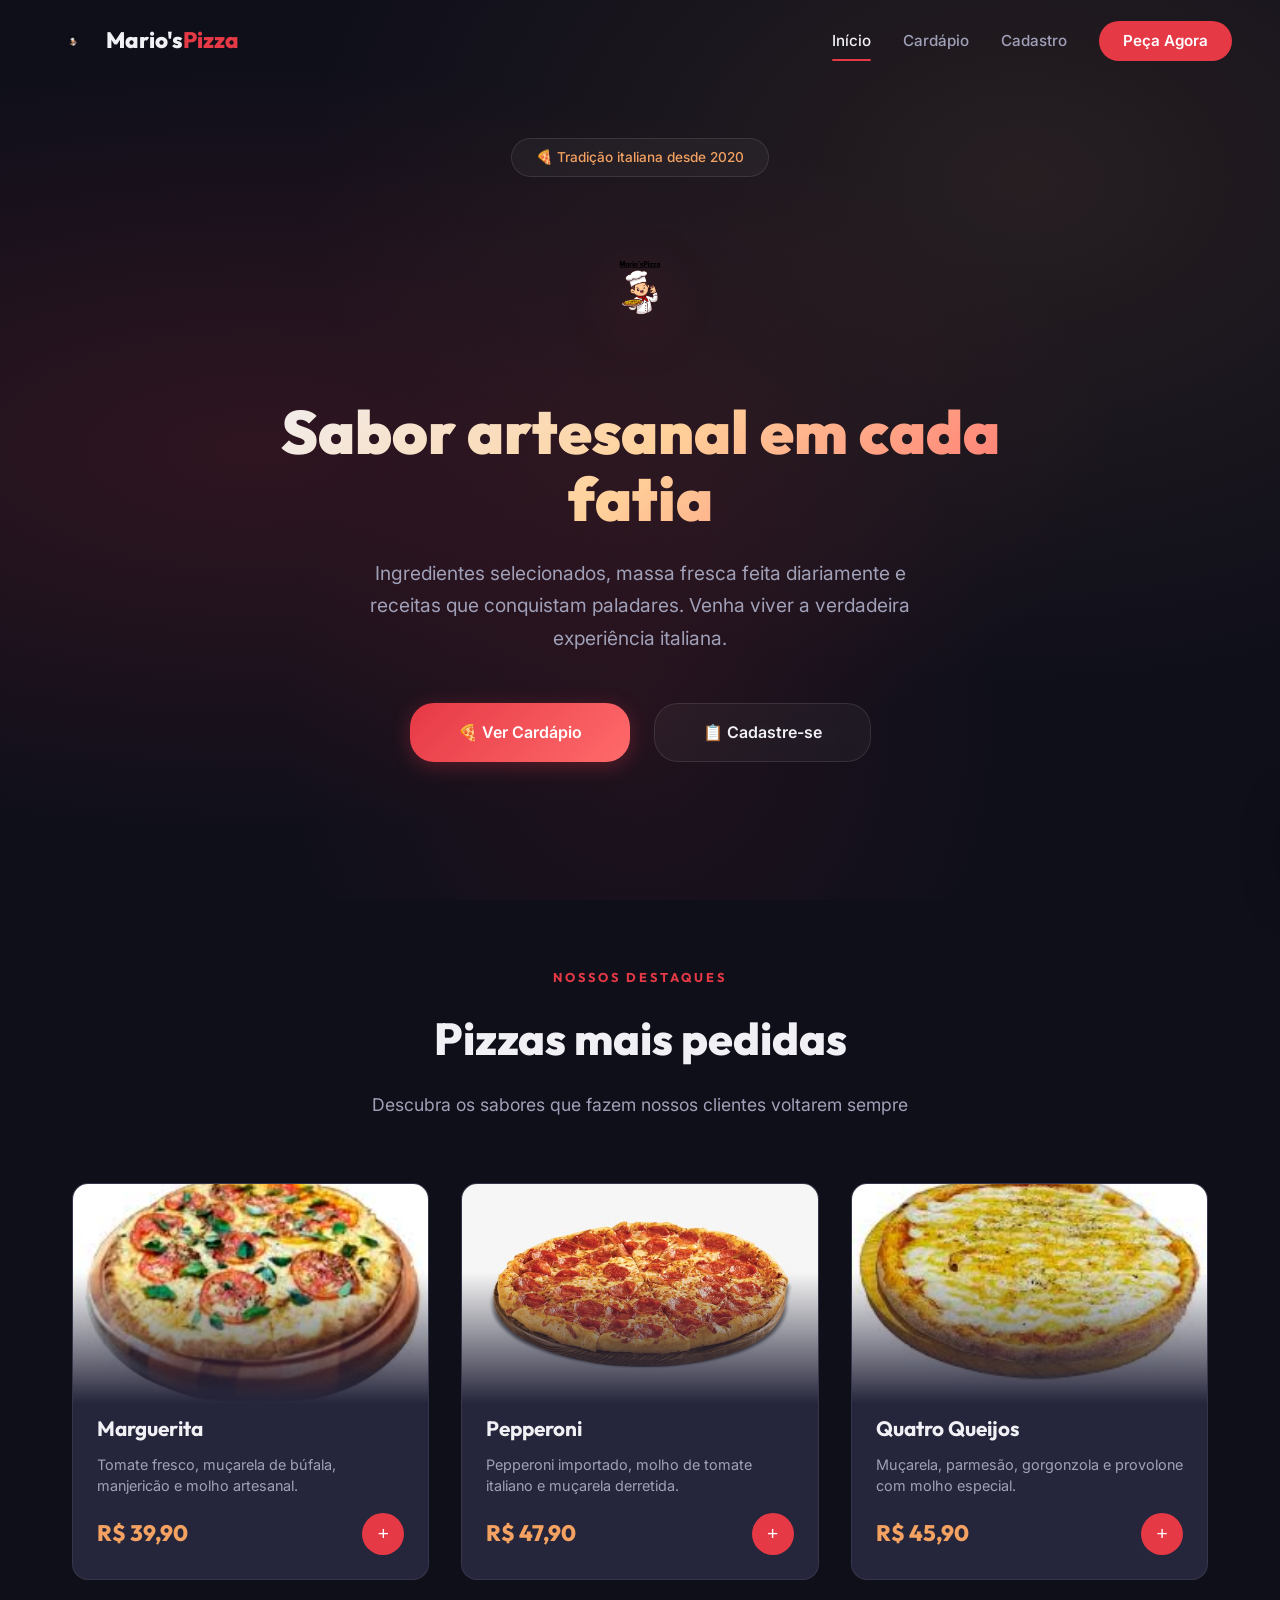
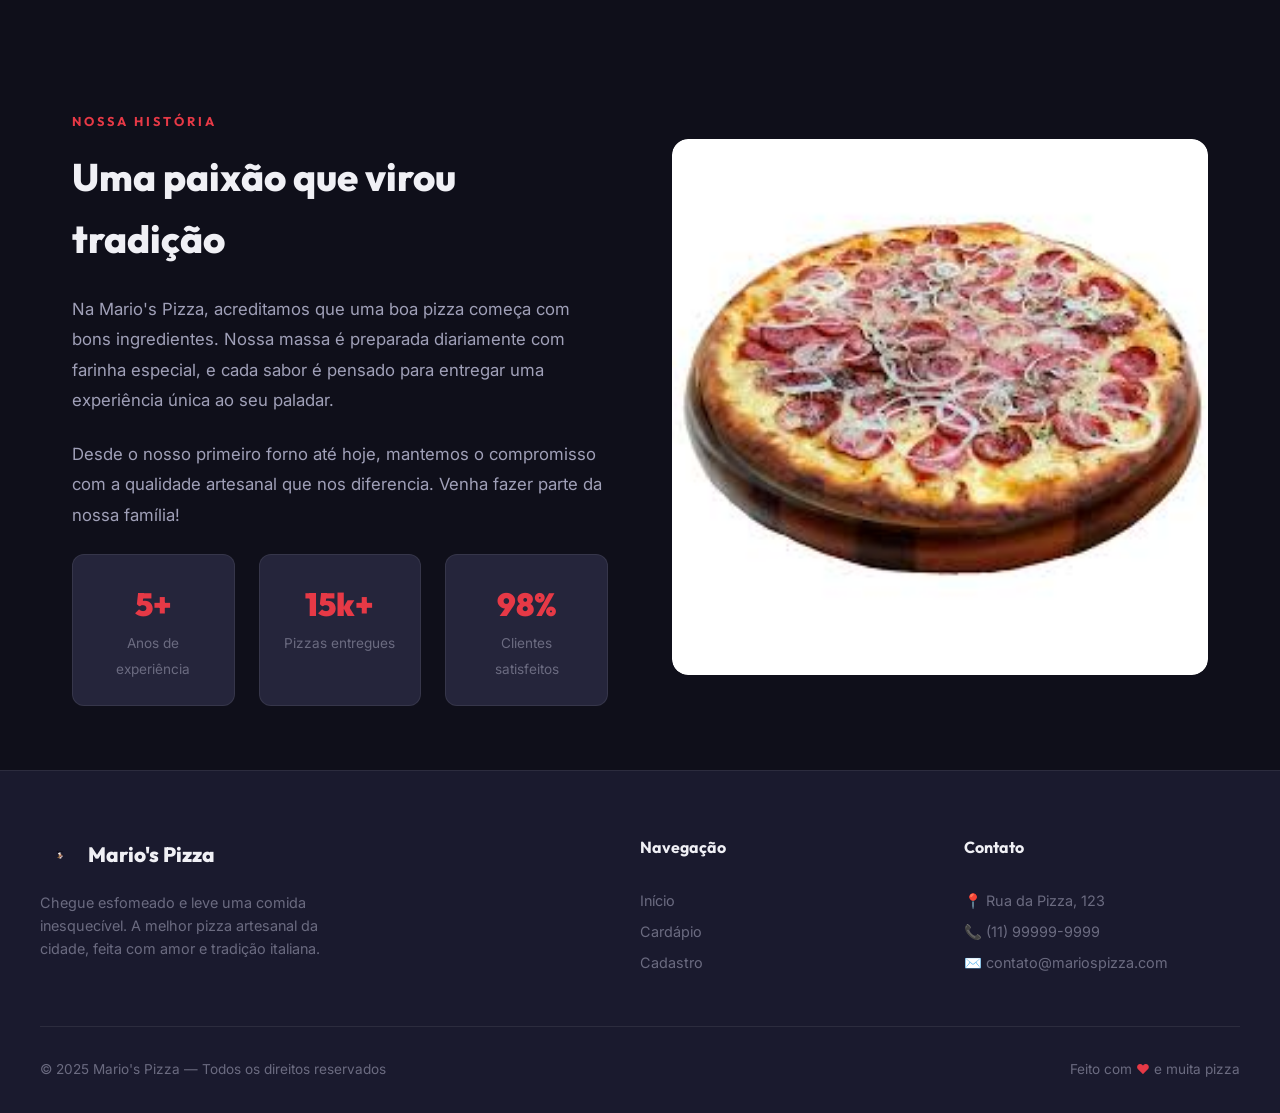
<file: index.html>
<!DOCTYPE html>
<html lang="pt-br">
<head>
    <meta charset="UTF-8">
    <meta name="viewport" content="width=device-width, initial-scale=1.0">
    <meta name="description" content="Mario's Pizza — A melhor pizzaria artesanal. Pizzas feitas com ingredientes frescos e receitas tradicionais italianas.">
    <title>Mario's Pizza — Pizzaria Artesanal</title>
    <link rel="stylesheet" href="./css/styles.css">
    <link rel="icon" href="./images/logo.png" type="image/png">
</head>
<body>

    <!-- Overlay for mobile menu -->
    <div class="overlay" id="overlay"></div>

    <!-- Navbar -->
    <nav class="navbar" id="navbar">
        <a href="index.html" class="navbar-logo">
            <img src="./images/logo.png" alt="Mario's Pizza Logo">
            <span>Mario's<span class="highlight">Pizza</span></span>
        </a>
        <div class="navbar-links" id="navLinks">
            <a href="index.html" class="active">Início</a>
            <a href="cardapio.html">Cardápio</a>
            <a href="cadastro.html">Cadastro</a>
            <a href="cadastro.html" class="navbar-cta">Peça Agora</a>
        </div>
        <div class="hamburger" id="hamburger">
            <span></span>
            <span></span>
            <span></span>
        </div>
    </nav>

    <!-- Hero Section -->
    <section class="hero" id="hero">
        <div class="hero-content">
            <div class="hero-badge">🍕 Tradição italiana desde 2020</div>
            <img src="./images/logo.png" alt="Mario's Pizza" class="hero-logo">
            <h1>Sabor artesanal em cada fatia</h1>
            <p>Ingredientes selecionados, massa fresca feita diariamente e receitas que conquistam paladares. Venha viver a verdadeira experiência italiana.</p>
            <div class="hero-buttons">
                <a href="cardapio.html" class="btn btn-primary">🍕 Ver Cardápio</a>
                <a href="cadastro.html" class="btn btn-secondary">📋 Cadastre-se</a>
            </div>
        </div>
    </section>

    <!-- Featured Pizzas -->
    <section class="section" id="destaques">
        <div class="section-header animate-on-scroll">
            <span class="section-label">Nossos Destaques</span>
            <h2 class="section-title">Pizzas mais pedidas</h2>
            <p class="section-subtitle">Descubra os sabores que fazem nossos clientes voltarem sempre</p>
        </div>

        <div class="featured-grid">
            <div class="featured-card animate-on-scroll">
                <div class="featured-card-image">
                    <img src="./images/marguerita.jfif" alt="Pizza Marguerita">
                </div>
                <div class="featured-card-body">
                    <h3>Marguerita</h3>
                    <p>Tomate fresco, muçarela de búfala, manjericão e molho artesanal.</p>
                    <div class="featured-card-footer">
                        <span class="featured-price">R$ 39,90</span>
                        <button class="featured-btn" aria-label="Adicionar Marguerita" data-pizza="Marguerita">+</button>
                    </div>
                </div>
            </div>

            <div class="featured-card animate-on-scroll">
                <div class="featured-card-image">
                    <img src="./images/pepperoni.jpg" alt="Pizza Pepperoni">
                </div>
                <div class="featured-card-body">
                    <h3>Pepperoni</h3>
                    <p>Pepperoni importado, molho de tomate italiano e muçarela derretida.</p>
                    <div class="featured-card-footer">
                        <span class="featured-price">R$ 47,90</span>
                        <button class="featured-btn" aria-label="Adicionar Pepperoni" data-pizza="Pepperoni">+</button>
                    </div>
                </div>
            </div>

            <div class="featured-card animate-on-scroll">
                <div class="featured-card-image">
                    <img src="./images/quatro-queijos.jfif" alt="Pizza Quatro Queijos">
                </div>
                <div class="featured-card-body">
                    <h3>Quatro Queijos</h3>
                    <p>Muçarela, parmesão, gorgonzola e provolone com molho especial.</p>
                    <div class="featured-card-footer">
                        <span class="featured-price">R$ 45,90</span>
                        <button class="featured-btn" aria-label="Adicionar Quatro Queijos" data-pizza="Quatro Queijos">+</button>
                    </div>
                </div>
            </div>
        </div>
    </section>

    <!-- About Section -->
    <section class="section about" id="sobre">
        <div class="about-content">
            <div class="about-text animate-on-scroll">
                <span class="section-label">Nossa História</span>
                <h2>Uma paixão que virou tradição</h2>
                <p>Na Mario's Pizza, acreditamos que uma boa pizza começa com bons ingredientes. Nossa massa é preparada diariamente com farinha especial, e cada sabor é pensado para entregar uma experiência única ao seu paladar.</p>
                <p>Desde o nosso primeiro forno até hoje, mantemos o compromisso com a qualidade artesanal que nos diferencia. Venha fazer parte da nossa família!</p>
                <div class="about-stats">
                    <div class="stat-item">
                        <span class="stat-number">5+</span>
                        <span class="stat-label">Anos de experiência</span>
                    </div>
                    <div class="stat-item">
                        <span class="stat-number">15k+</span>
                        <span class="stat-label">Pizzas entregues</span>
                    </div>
                    <div class="stat-item">
                        <span class="stat-number">98%</span>
                        <span class="stat-label">Clientes satisfeitos</span>
                    </div>
                </div>
            </div>
            <div class="about-image-wrapper animate-on-scroll">
                <img src="./images/calabresa.jfif" alt="Pizza artesanal saindo do forno">
            </div>
        </div>
    </section>

    <!-- Footer -->
    <footer class="footer">
        <div class="footer-content">
            <div class="footer-brand">
                <div class="footer-logo">
                    <img src="./images/logo.png" alt="Mario's Pizza">
                    <span>Mario's Pizza</span>
                </div>
                <p>Chegue esfomeado e leve uma comida inesquecível. A melhor pizza artesanal da cidade, feita com amor e tradição italiana.</p>
            </div>
            <div class="footer-column">
                <h4>Navegação</h4>
                <a href="index.html">Início</a>
                <a href="cardapio.html">Cardápio</a>
                <a href="cadastro.html">Cadastro</a>
            </div>
            <div class="footer-column">
                <h4>Contato</h4>
                <a href="#">📍 Rua da Pizza, 123</a>
                <a href="#">📞 (11) 99999-9999</a>
                <a href="#">✉️ contato@mariospizza.com</a>
            </div>
        </div>
        <div class="footer-bottom">
            <span>© 2025 Mario's Pizza — Todos os direitos reservados</span>
            <span class="made-with">Feito com <span>❤️</span> e muita pizza</span>
        </div>
    </footer>

    <!-- Toast notification -->
    <div class="toast" id="toast">
        <span class="toast-icon">✅</span>
        <span class="toast-text" id="toastText">Item adicionado!</span>
    </div>

    <script src="./js/main.js"></script>
</body>
</html>
</file>
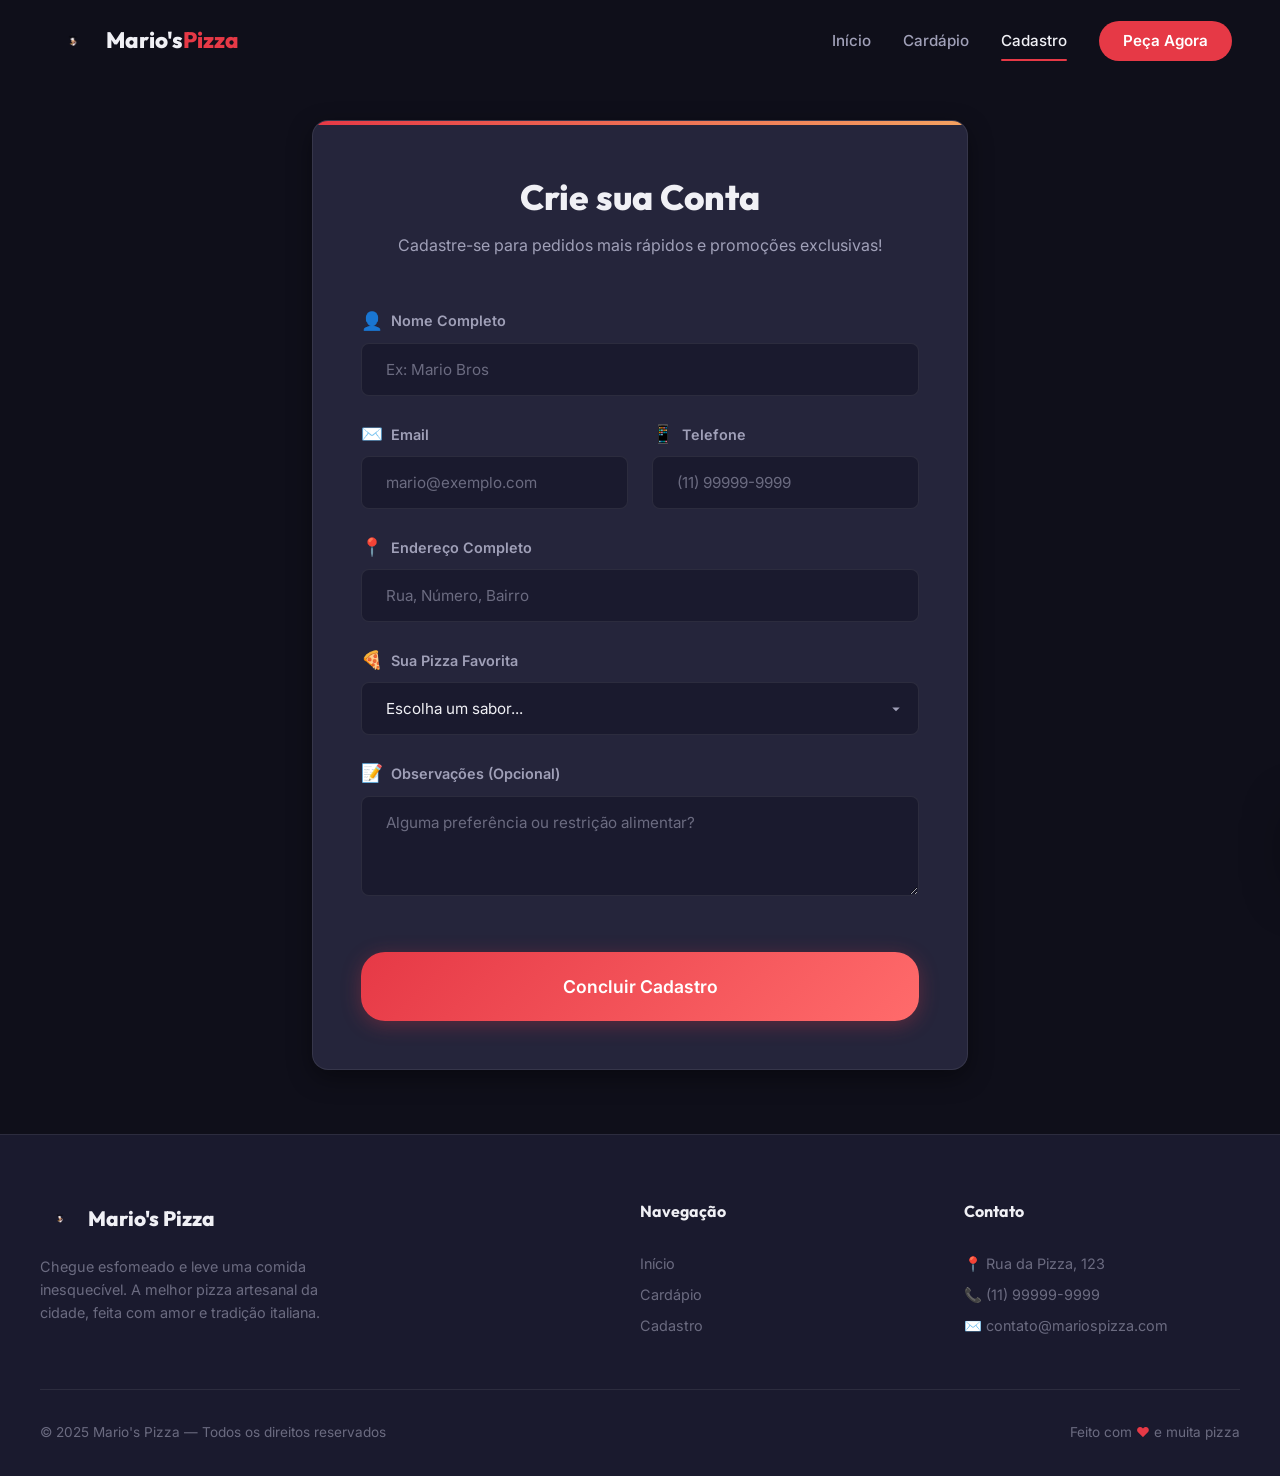
<file: cadastro.html>
<!DOCTYPE html>
<html lang="pt-br">
<head>
    <meta charset="UTF-8">
    <meta name="viewport" content="width=device-width, initial-scale=1.0">
    <meta name="description" content="Faça seu cadastro na Mario's Pizza para aproveitar promoções exclusivas e agilizar seus pedidos.">
    <title>Cadastro — Mario's Pizza</title>
    <link rel="stylesheet" href="./css/styles.css">
    <link rel="icon" href="./images/logo.png" type="image/png">
</head>
<body>

    <!-- Overlay for mobile menu -->
    <div class="overlay" id="overlay"></div>

    <!-- Navbar -->
    <nav class="navbar" id="navbar">
        <a href="index.html" class="navbar-logo">
            <img src="./images/logo.png" alt="Mario's Pizza Logo">
            <span>Mario's<span class="highlight">Pizza</span></span>
        </a>
        <div class="navbar-links" id="navLinks">
            <a href="index.html">Início</a>
            <a href="cardapio.html">Cardápio</a>
            <a href="cadastro.html" class="active">Cadastro</a>
            <a href="cadastro.html" class="navbar-cta">Peça Agora</a>
        </div>
        <div class="hamburger" id="hamburger">
            <span></span>
            <span></span>
            <span></span>
        </div>
    </nav>

    <!-- Cadastro Form Section -->
    <section class="form-section">
        <div class="form-card animate-on-scroll">
            
            <div class="form-header">
                <h1>Crie sua Conta</h1>
                <p>Cadastre-se para pedidos mais rápidos e promoções exclusivas!</p>
            </div>

            <!-- Formulário de Cadastro -->
            <form id="cadastroForm" action="#" method="POST">
                <div class="form-grid">
                    
                    <div class="form-group full-width">
                        <label for="nome"><span class="icon">👤</span> Nome Completo</label>
                        <input type="text" id="nome" name="nome" placeholder="Ex: Mario Bros" required minlength="3">
                    </div>

                    <div class="form-group">
                        <label for="email"><span class="icon">✉️</span> Email</label>
                        <input type="email" id="email" name="email" placeholder="mario@exemplo.com" required>
                    </div>

                    <div class="form-group">
                        <label for="telefone"><span class="icon">📱</span> Telefone</label>
                        <input type="tel" id="telefone" name="telefone" placeholder="(11) 99999-9999" required>
                    </div>

                    <div class="form-group full-width">
                        <label for="endereco"><span class="icon">📍</span> Endereço Completo</label>
                        <input type="text" id="endereco" name="endereco" placeholder="Rua, Número, Bairro" required>
                    </div>

                    <div class="form-group full-width">
                        <label for="pizza"><span class="icon">🍕</span> Sua Pizza Favorita</label>
                        <select id="pizza" name="pizza" required>
                            <option value="" disabled selected>Escolha um sabor...</option>
                            <option value="marguerita">Marguerita</option>
                            <option value="calabresa">Calabresa</option>
                            <option value="quatro_queijos">Quatro Queijos</option>
                            <option value="pepperoni">Pepperoni</option>
                            <option value="vegetariana">Vegetariana</option>
                        </select>
                    </div>

                    <div class="form-group full-width">
                        <label for="mensagem"><span class="icon">📝</span> Observações (Opcional)</label>
                        <textarea id="mensagem" name="mensagem" placeholder="Alguma preferência ou restrição alimentar?"></textarea>
                    </div>

                    <div class="form-submit-wrapper">
                        <button type="submit" class="btn btn-primary">Concluir Cadastro</button>
                    </div>

                </div>
            </form>

            <!-- Mensagem de Sucesso (Oculta por padrão) -->
            <div class="success-message" id="successMessage">
                <span class="success-icon">🎉</span>
                <h2>Cadastro Realizado!</h2>
                <p>Bem-vindo à família Mario's Pizza! Agora você pode aproveitar todas as nossas vantagens.</p>
                <a href="cardapio.html" class="btn btn-primary">Ver Cardápio</a>
            </div>

        </div>
    </section>

    <!-- Footer -->
    <footer class="footer">
        <div class="footer-content">
            <div class="footer-brand">
                <div class="footer-logo">
                    <img src="./images/logo.png" alt="Mario's Pizza">
                    <span>Mario's Pizza</span>
                </div>
                <p>Chegue esfomeado e leve uma comida inesquecível. A melhor pizza artesanal da cidade, feita com amor e tradição italiana.</p>
            </div>
            <div class="footer-column">
                <h4>Navegação</h4>
                <a href="index.html">Início</a>
                <a href="cardapio.html">Cardápio</a>
                <a href="cadastro.html">Cadastro</a>
            </div>
            <div class="footer-column">
                <h4>Contato</h4>
                <a href="#">📍 Rua da Pizza, 123</a>
                <a href="#">📞 (11) 99999-9999</a>
                <a href="#">✉️ contato@mariospizza.com</a>
            </div>
        </div>
        <div class="footer-bottom">
            <span>© 2025 Mario's Pizza — Todos os direitos reservados</span>
            <span class="made-with">Feito com <span>❤️</span> e muita pizza</span>
        </div>
    </footer>

    <!-- Toast notification -->
    <div class="toast" id="toast">
        <span class="toast-icon">✅</span>
        <span class="toast-text" id="toastText">Ação realizada!</span>
    </div>

    <script src="./js/main.js"></script>
</body>
</html>
</file>
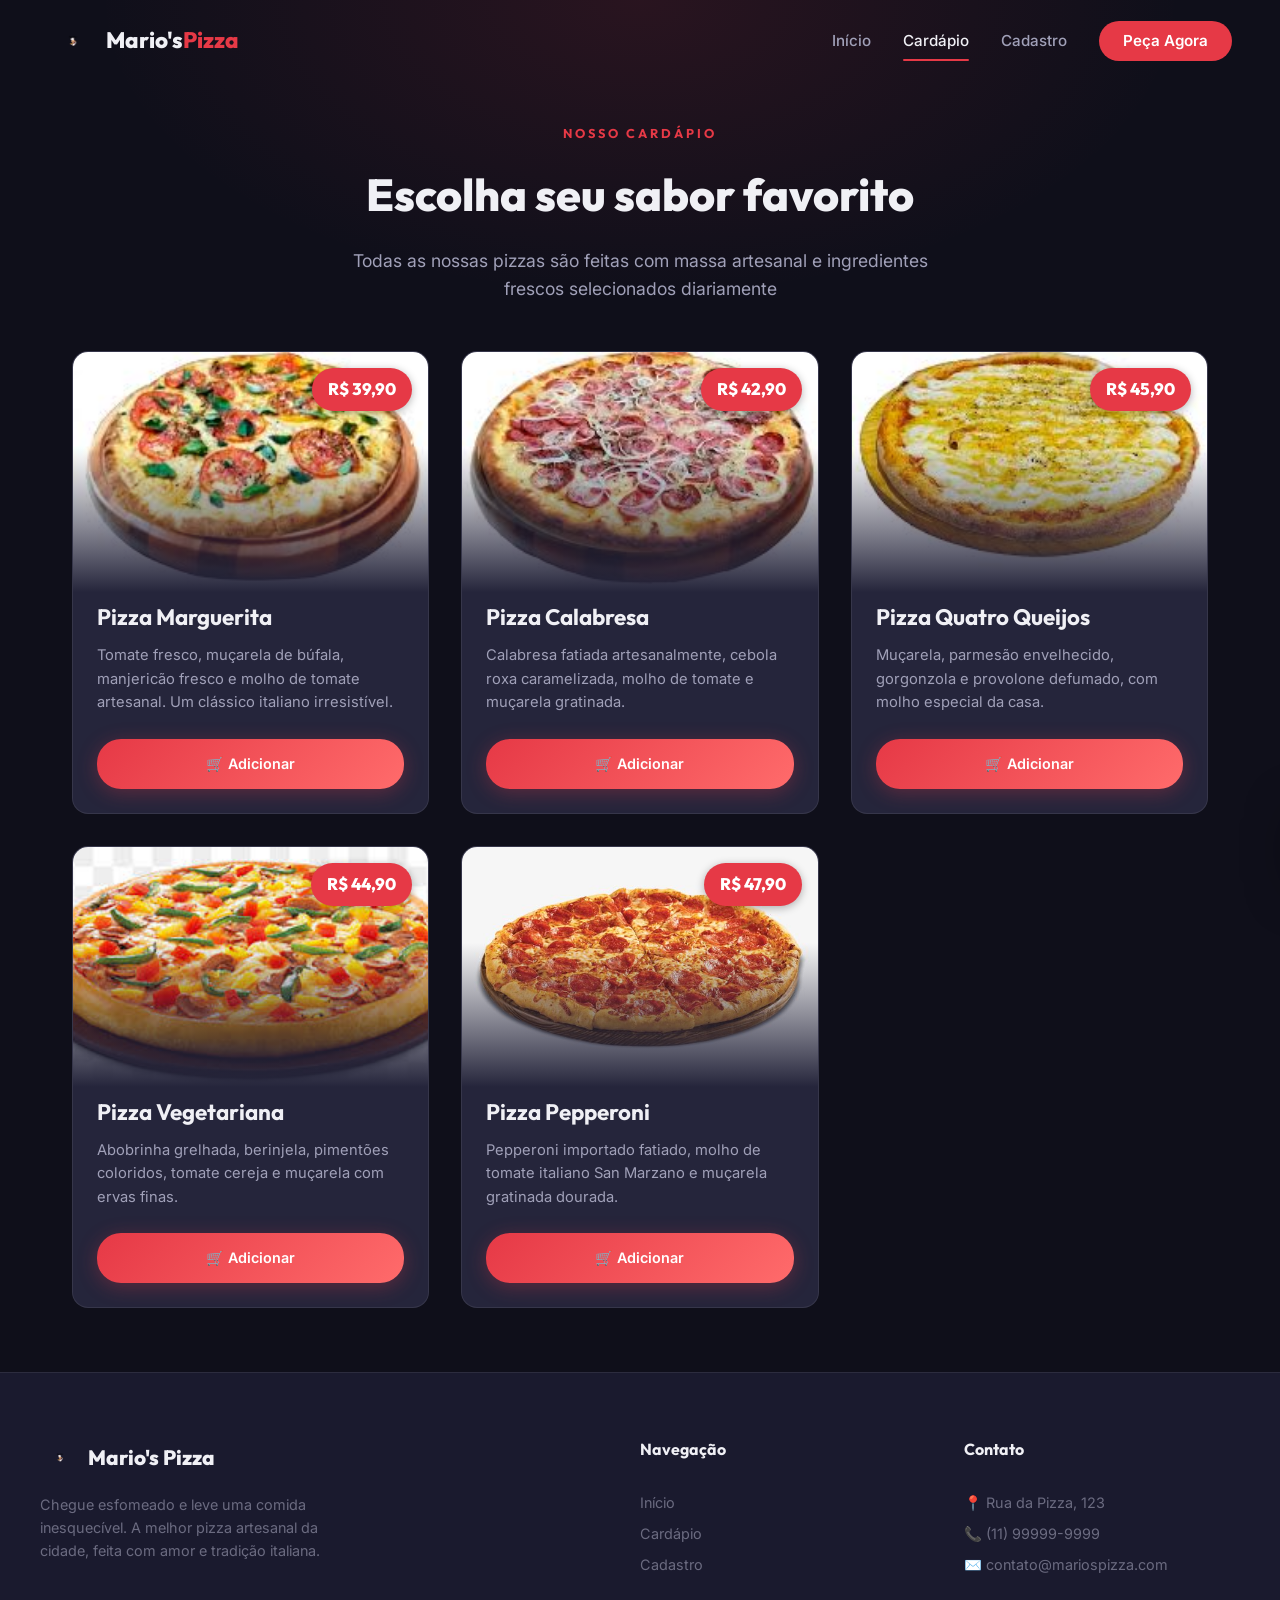
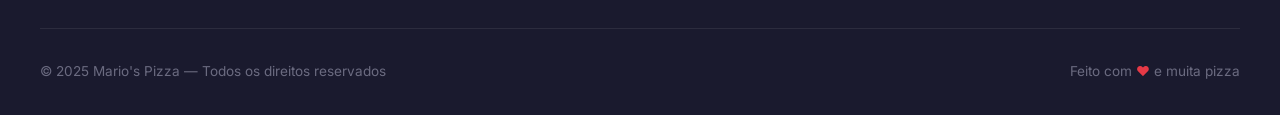
<file: cardapio.html>
<!DOCTYPE html>
<html lang="pt-br">
<head>
    <meta charset="UTF-8">
    <meta name="viewport" content="width=device-width, initial-scale=1.0">
    <meta name="description" content="Cardápio completo da Mario's Pizza. Conheça nossos sabores artesanais com ingredientes frescos e preços especiais.">
    <title>Cardápio — Mario's Pizza</title>
    <link rel="stylesheet" href="./css/styles.css">
    <link rel="icon" href="./images/logo.png" type="image/png">
</head>
<body>

    <!-- Overlay for mobile menu -->
    <div class="overlay" id="overlay"></div>

    <!-- Navbar -->
    <nav class="navbar" id="navbar">
        <a href="index.html" class="navbar-logo">
            <img src="./images/logo.png" alt="Mario's Pizza Logo">
            <span>Mario's<span class="highlight">Pizza</span></span>
        </a>
        <div class="navbar-links" id="navLinks">
            <a href="index.html">Início</a>
            <a href="cardapio.html" class="active">Cardápio</a>
            <a href="cadastro.html">Cadastro</a>
            <a href="cadastro.html" class="navbar-cta">Peça Agora</a>
        </div>
        <div class="hamburger" id="hamburger">
            <span></span>
            <span></span>
            <span></span>
        </div>
    </nav>

    <!-- Page Hero -->
    <section class="page-hero">
        <span class="section-label">Nosso Cardápio</span>
        <h1 class="section-title">Escolha seu sabor favorito</h1>
        <p class="section-subtitle">Todas as nossas pizzas são feitas com massa artesanal e ingredientes frescos selecionados diariamente</p>
    </section>

    <!-- Cardápio Grid -->
    <section class="cardapio-grid" id="cardapio">

        <!-- Marguerita -->
        <div class="pizza-card animate-on-scroll">
            <div class="pizza-card-image">
                <img src="./images/marguerita.jfif" alt="Pizza Marguerita">
                <span class="price-badge">R$ 39,90</span>
            </div>
            <div class="pizza-card-body">
                <h3>Pizza Marguerita</h3>
                <p class="description">Tomate fresco, muçarela de búfala, manjericão fresco e molho de tomate artesanal. Um clássico italiano irresistível.</p>
                <div class="pizza-card-actions">
                    <button class="btn btn-primary add-to-cart-btn" data-pizza="Marguerita" data-price="39.90">🛒 Adicionar</button>
                </div>
            </div>
        </div>

        <!-- Calabresa -->
        <div class="pizza-card animate-on-scroll">
            <div class="pizza-card-image">
                <img src="./images/calabresa.jfif" alt="Pizza Calabresa">
                <span class="price-badge">R$ 42,90</span>
            </div>
            <div class="pizza-card-body">
                <h3>Pizza Calabresa</h3>
                <p class="description">Calabresa fatiada artesanalmente, cebola roxa caramelizada, molho de tomate e muçarela gratinada.</p>
                <div class="pizza-card-actions">
                    <button class="btn btn-primary add-to-cart-btn" data-pizza="Calabresa" data-price="42.90">🛒 Adicionar</button>
                </div>
            </div>
        </div>

        <!-- Quatro Queijos -->
        <div class="pizza-card animate-on-scroll">
            <div class="pizza-card-image">
                <img src="./images/quatro-queijos.jfif" alt="Pizza Quatro Queijos">
                <span class="price-badge">R$ 45,90</span>
            </div>
            <div class="pizza-card-body">
                <h3>Pizza Quatro Queijos</h3>
                <p class="description">Muçarela, parmesão envelhecido, gorgonzola e provolone defumado, com molho especial da casa.</p>
                <div class="pizza-card-actions">
                    <button class="btn btn-primary add-to-cart-btn" data-pizza="Quatro Queijos" data-price="45.90">🛒 Adicionar</button>
                </div>
            </div>
        </div>

        <!-- Vegetariana -->
        <div class="pizza-card animate-on-scroll">
            <div class="pizza-card-image">
                <img src="./images/vegetariana.jfif" alt="Pizza Vegetariana">
                <span class="price-badge">R$ 44,90</span>
            </div>
            <div class="pizza-card-body">
                <h3>Pizza Vegetariana</h3>
                <p class="description">Abobrinha grelhada, berinjela, pimentões coloridos, tomate cereja e muçarela com ervas finas.</p>
                <div class="pizza-card-actions">
                    <button class="btn btn-primary add-to-cart-btn" data-pizza="Vegetariana" data-price="44.90">🛒 Adicionar</button>
                </div>
            </div>
        </div>

        <!-- Pepperoni -->
        <div class="pizza-card animate-on-scroll">
            <div class="pizza-card-image">
                <img src="./images/pepperoni.jpg" alt="Pizza Pepperoni">
                <span class="price-badge">R$ 47,90</span>
            </div>
            <div class="pizza-card-body">
                <h3>Pizza Pepperoni</h3>
                <p class="description">Pepperoni importado fatiado, molho de tomate italiano San Marzano e muçarela gratinada dourada.</p>
                <div class="pizza-card-actions">
                    <button class="btn btn-primary add-to-cart-btn" data-pizza="Pepperoni" data-price="47.90">🛒 Adicionar</button>
                </div>
            </div>
        </div>

    </section>

    <!-- Footer -->
    <footer class="footer">
        <div class="footer-content">
            <div class="footer-brand">
                <div class="footer-logo">
                    <img src="./images/logo.png" alt="Mario's Pizza">
                    <span>Mario's Pizza</span>
                </div>
                <p>Chegue esfomeado e leve uma comida inesquecível. A melhor pizza artesanal da cidade, feita com amor e tradição italiana.</p>
            </div>
            <div class="footer-column">
                <h4>Navegação</h4>
                <a href="index.html">Início</a>
                <a href="cardapio.html">Cardápio</a>
                <a href="cadastro.html">Cadastro</a>
            </div>
            <div class="footer-column">
                <h4>Contato</h4>
                <a href="#">📍 Rua da Pizza, 123</a>
                <a href="#">📞 (11) 99999-9999</a>
                <a href="#">✉️ contato@mariospizza.com</a>
            </div>
        </div>
        <div class="footer-bottom">
            <span>© 2025 Mario's Pizza — Todos os direitos reservados</span>
            <span class="made-with">Feito com <span>❤️</span> e muita pizza</span>
        </div>
    </footer>

    <!-- Toast notification -->
    <div class="toast" id="toast">
        <span class="toast-icon">✅</span>
        <span class="toast-text" id="toastText">Item adicionado!</span>
    </div>

    <script src="./js/main.js"></script>
</body>
</html>
</file>
<file: css/styles.css>
/* ================================================
   MARIO'S PIZZA — Design System Premium
   ================================================ */

/* ---- Google Fonts ---- */
@import url('https://fonts.googleapis.com/css2?family=Outfit:wght@400;500;600;700;800;900&family=Inter:wght@300;400;500;600&display=swap');

/* ---- CSS Custom Properties ---- */
:root {
    /* Colors */
    --color-primary: #E63946;
    --color-primary-light: #FF6B6B;
    --color-primary-dark: #B71C1C;
    --color-accent: #F4A261;
    --color-accent-light: #FFD19A;
    --color-bg-dark: #0F0F1A;
    --color-bg-surface: #1A1A2E;
    --color-bg-card: #25253B;
    --color-bg-card-hover: #2E2E48;
    --color-text-primary: #F0F0F5;
    --color-text-secondary: #A0A0B8;
    --color-text-muted: #6B6B80;
    --color-border: rgba(255, 255, 255, 0.08);
    --color-glass: rgba(255, 255, 255, 0.04);
    --color-glass-border: rgba(255, 255, 255, 0.1);
    --color-success: #2ECC71;
    --color-glow: rgba(230, 57, 70, 0.3);

    /* Typography */
    --font-heading: 'Outfit', sans-serif;
    --font-body: 'Inter', sans-serif;

    /* Spacing */
    --space-xs: 0.25rem;
    --space-sm: 0.5rem;
    --space-md: 1rem;
    --space-lg: 1.5rem;
    --space-xl: 2rem;
    --space-2xl: 3rem;
    --space-3xl: 4rem;

    /* Border Radius */
    --radius-sm: 8px;
    --radius-md: 12px;
    --radius-lg: 16px;
    --radius-xl: 24px;
    --radius-full: 50%;

    /* Shadows */
    --shadow-sm: 0 2px 8px rgba(0, 0, 0, 0.3);
    --shadow-md: 0 8px 24px rgba(0, 0, 0, 0.4);
    --shadow-lg: 0 16px 48px rgba(0, 0, 0, 0.5);
    --shadow-glow: 0 0 30px var(--color-glow);

    /* Transitions */
    --transition-fast: 0.2s ease;
    --transition-base: 0.3s ease;
    --transition-slow: 0.5s ease;
}

/* ---- Reset & Base ---- */
*,
*::before,
*::after {
    margin: 0;
    padding: 0;
    box-sizing: border-box;
}

html {
    scroll-behavior: smooth;
    font-size: 16px;
}

body {
    font-family: var(--font-body);
    background-color: var(--color-bg-dark);
    color: var(--color-text-primary);
    line-height: 1.6;
    overflow-x: hidden;
    min-height: 100vh;
}

img {
    max-width: 100%;
    height: auto;
    display: block;
}

a {
    text-decoration: none;
    color: inherit;
    transition: color var(--transition-fast);
}

ul, ol {
    list-style: none;
}

/* ---- Animations ---- */
@keyframes fadeInUp {
    from {
        opacity: 0;
        transform: translateY(40px);
    }
    to {
        opacity: 1;
        transform: translateY(0);
    }
}

@keyframes fadeIn {
    from { opacity: 0; }
    to { opacity: 1; }
}

@keyframes slideInLeft {
    from {
        opacity: 0;
        transform: translateX(-40px);
    }
    to {
        opacity: 1;
        transform: translateX(0);
    }
}

@keyframes pulse {
    0%, 100% { transform: scale(1); }
    50% { transform: scale(1.05); }
}

@keyframes float {
    0%, 100% { transform: translateY(0px); }
    50% { transform: translateY(-10px); }
}

@keyframes shimmer {
    0% { background-position: -200% center; }
    100% { background-position: 200% center; }
}

@keyframes checkmark {
    0% { transform: scale(0) rotate(45deg); opacity: 0; }
    50% { transform: scale(1.2) rotate(45deg); opacity: 1; }
    100% { transform: scale(1) rotate(45deg); opacity: 1; }
}

.animate-on-scroll {
    opacity: 0;
    transform: translateY(40px);
    transition: opacity 0.6s ease, transform 0.6s ease;
}

.animate-on-scroll.visible {
    opacity: 1;
    transform: translateY(0);
}

/* ---- Navbar ---- */
.navbar {
    position: fixed;
    top: 0;
    left: 0;
    right: 0;
    z-index: 1000;
    display: flex;
    justify-content: space-between;
    align-items: center;
    padding: var(--space-md) var(--space-2xl);
    background: transparent;
    transition: background var(--transition-base), box-shadow var(--transition-base), backdrop-filter var(--transition-base);
}

.navbar.scrolled {
    background: rgba(15, 15, 26, 0.92);
    backdrop-filter: blur(20px);
    -webkit-backdrop-filter: blur(20px);
    box-shadow: 0 4px 30px rgba(0, 0, 0, 0.3);
    border-bottom: 1px solid var(--color-border);
}

.navbar-logo {
    display: flex;
    align-items: center;
    gap: var(--space-sm);
}

.navbar-logo img {
    width: 50px;
    height: 50px;
    object-fit: contain;
    border-radius: var(--radius-full);
}

.navbar-logo span {
    font-family: var(--font-heading);
    font-weight: 800;
    font-size: 1.4rem;
    color: var(--color-text-primary);
}

.navbar-logo span .highlight {
    color: var(--color-primary);
}

.navbar-links {
    display: flex;
    align-items: center;
    gap: var(--space-xl);
}

.navbar-links a {
    font-family: var(--font-body);
    font-weight: 500;
    font-size: 0.95rem;
    color: var(--color-text-secondary);
    position: relative;
    padding: var(--space-xs) 0;
    transition: color var(--transition-fast);
}

.navbar-links a::after {
    content: '';
    position: absolute;
    bottom: -4px;
    left: 0;
    width: 0;
    height: 2px;
    background: var(--color-primary);
    transition: width var(--transition-base);
    border-radius: 2px;
}

.navbar-links a:hover,
.navbar-links a.active {
    color: var(--color-text-primary);
}

.navbar-links a:hover::after,
.navbar-links a.active::after {
    width: 100%;
}

.navbar-cta {
    background: var(--color-primary) !important;
    color: white !important;
    padding: var(--space-sm) var(--space-lg) !important;
    border-radius: var(--radius-xl) !important;
    font-weight: 600 !important;
    transition: background var(--transition-fast), transform var(--transition-fast), box-shadow var(--transition-fast) !important;
}

.navbar-cta::after {
    display: none !important;
}

.navbar-cta:hover {
    background: var(--color-primary-light) !important;
    transform: translateY(-2px) !important;
    box-shadow: var(--shadow-glow) !important;
}

/* Hamburger Menu */
.hamburger {
    display: none;
    flex-direction: column;
    cursor: pointer;
    gap: 5px;
    z-index: 1001;
    padding: var(--space-sm);
}

.hamburger span {
    display: block;
    width: 25px;
    height: 2px;
    background: var(--color-text-primary);
    transition: var(--transition-base);
    border-radius: 2px;
}

.hamburger.active span:nth-child(1) {
    transform: rotate(45deg) translate(5px, 5px);
}

.hamburger.active span:nth-child(2) {
    opacity: 0;
}

.hamburger.active span:nth-child(3) {
    transform: rotate(-45deg) translate(5px, -5px);
}

/* ================================================
   HERO SECTION
   ================================================ */
.hero {
    position: relative;
    min-height: 100vh;
    display: flex;
    align-items: center;
    justify-content: center;
    text-align: center;
    padding: var(--space-3xl) var(--space-xl);
    overflow: hidden;
}

.hero::before {
    content: '';
    position: absolute;
    inset: 0;
    background:
        radial-gradient(ellipse at 20% 50%, rgba(230, 57, 70, 0.15) 0%, transparent 60%),
        radial-gradient(ellipse at 80% 20%, rgba(244, 162, 97, 0.1) 0%, transparent 50%),
        radial-gradient(ellipse at 50% 80%, rgba(230, 57, 70, 0.08) 0%, transparent 40%);
    z-index: 0;
}

.hero-content {
    position: relative;
    z-index: 1;
    max-width: 800px;
    animation: fadeInUp 1s ease;
}

.hero-badge {
    display: inline-flex;
    align-items: center;
    gap: var(--space-sm);
    background: var(--color-glass);
    border: 1px solid var(--color-glass-border);
    padding: var(--space-sm) var(--space-lg);
    border-radius: var(--radius-xl);
    font-size: 0.85rem;
    color: var(--color-accent);
    font-weight: 500;
    margin-bottom: var(--space-xl);
    backdrop-filter: blur(10px);
}

.hero-logo {
    width: 280px; /* Aumentado de 180px para 280px */
    height: auto;
    margin: 0 auto var(--space-xl);
    animation: float 4s ease-in-out infinite;
    filter: drop-shadow(0 10px 30px rgba(230, 57, 70, 0.2));
}

.hero h1 {
    font-family: var(--font-heading);
    font-size: 3.8rem;
    font-weight: 900;
    line-height: 1.1;
    margin-bottom: var(--space-lg);
    background: linear-gradient(135deg, var(--color-text-primary) 0%, var(--color-accent-light) 50%, var(--color-primary-light) 100%);
    -webkit-background-clip: text;
    -webkit-text-fill-color: transparent;
    background-clip: text;
}

.hero p {
    font-size: 1.2rem;
    color: var(--color-text-secondary);
    max-width: 600px;
    margin: 0 auto var(--space-2xl);
    line-height: 1.7;
}

.hero-buttons {
    display: flex;
    gap: var(--space-lg);
    justify-content: center;
    flex-wrap: wrap;
}

/* ---- Buttons ---- */
.btn {
    display: inline-flex;
    align-items: center;
    gap: var(--space-sm);
    font-family: var(--font-body);
    font-weight: 600;
    font-size: 1rem;
    padding: var(--space-md) var(--space-2xl);
    border-radius: var(--radius-xl);
    border: none;
    cursor: pointer;
    transition: all var(--transition-base);
    text-decoration: none;
    position: relative;
    overflow: hidden;
}

.btn-primary {
    background: linear-gradient(135deg, var(--color-primary), var(--color-primary-light));
    color: white;
    box-shadow: 0 4px 20px rgba(230, 57, 70, 0.3);
}

.btn-primary:hover {
    transform: translateY(-3px);
    box-shadow: 0 8px 30px rgba(230, 57, 70, 0.5);
}

.btn-primary:active {
    transform: translateY(-1px);
}

.btn-secondary {
    background: var(--color-glass);
    color: var(--color-text-primary);
    border: 1px solid var(--color-glass-border);
    backdrop-filter: blur(10px);
}

.btn-secondary:hover {
    background: rgba(255, 255, 255, 0.1);
    border-color: rgba(255, 255, 255, 0.2);
    transform: translateY(-3px);
}

/* ================================================
   SECTION BASE
   ================================================ */
.section {
    padding: var(--space-3xl) var(--space-xl);
    max-width: 1200px;
    margin: 0 auto;
}

.section-header {
    text-align: center;
    margin-bottom: var(--space-3xl);
}

.section-label {
    display: inline-block;
    font-family: var(--font-heading);
    font-size: 0.8rem;
    font-weight: 700;
    text-transform: uppercase;
    letter-spacing: 3px;
    color: var(--color-primary);
    margin-bottom: var(--space-md);
}

.section-title {
    font-family: var(--font-heading);
    font-size: 2.8rem;
    font-weight: 800;
    color: var(--color-text-primary);
    margin-bottom: var(--space-md);
}

.section-subtitle {
    font-size: 1.1rem;
    color: var(--color-text-secondary);
    max-width: 600px;
    margin: 0 auto;
}

/* ================================================
   FEATURED PIZZAS (Home)
   ================================================ */
.featured-grid {
    display: grid;
    grid-template-columns: repeat(3, 1fr);
    gap: var(--space-xl);
}

.featured-card {
    background: var(--color-bg-card);
    border-radius: var(--radius-lg);
    overflow: hidden;
    border: 1px solid var(--color-border);
    transition: all var(--transition-base);
    position: relative;
}

.featured-card:hover {
    transform: translateY(-8px);
    box-shadow: var(--shadow-lg);
    border-color: rgba(230, 57, 70, 0.3);
}

.featured-card-image {
    position: relative;
    height: 220px;
    overflow: hidden;
}

.featured-card-image img {
    width: 100%;
    height: 100%;
    object-fit: cover;
    transition: transform var(--transition-slow);
}

.featured-card:hover .featured-card-image img {
    transform: scale(1.08);
}

.featured-card-image::after {
    content: '';
    position: absolute;
    inset: 0;
    background: linear-gradient(to top, var(--color-bg-card) 0%, transparent 60%);
}

.featured-card-body {
    padding: var(--space-lg);
    padding-top: var(--space-sm);
}

.featured-card-body h3 {
    font-family: var(--font-heading);
    font-size: 1.3rem;
    font-weight: 700;
    margin-bottom: var(--space-sm);
}

.featured-card-body p {
    font-size: 0.9rem;
    color: var(--color-text-secondary);
    margin-bottom: var(--space-md);
    line-height: 1.5;
}

.featured-card-footer {
    display: flex;
    justify-content: space-between;
    align-items: center;
}

.featured-price {
    font-family: var(--font-heading);
    font-size: 1.4rem;
    font-weight: 800;
    color: var(--color-accent);
}

.featured-btn {
    background: var(--color-primary);
    color: white;
    border: none;
    width: 42px;
    height: 42px;
    border-radius: var(--radius-full);
    display: flex;
    align-items: center;
    justify-content: center;
    cursor: pointer;
    font-size: 1.2rem;
    transition: all var(--transition-fast);
}

.featured-btn:hover {
    background: var(--color-primary-light);
    transform: scale(1.1);
    box-shadow: var(--shadow-glow);
}

/* ================================================
   ABOUT SECTION (Home)
   ================================================ */
.about {
    position: relative;
}

.about-content {
    display: grid;
    grid-template-columns: 1fr 1fr;
    gap: var(--space-3xl);
    align-items: center;
}

.about-text h2 {
    font-family: var(--font-heading);
    font-size: 2.4rem;
    font-weight: 800;
    margin-bottom: var(--space-lg);
    color: var(--color-text-primary);
}

.about-text p {
    font-size: 1.05rem;
    color: var(--color-text-secondary);
    line-height: 1.8;
    margin-bottom: var(--space-lg);
}

.about-stats {
    display: grid;
    grid-template-columns: repeat(3, 1fr);
    gap: var(--space-lg);
}

.stat-item {
    text-align: center;
    padding: var(--space-lg);
    background: var(--color-bg-card);
    border-radius: var(--radius-md);
    border: 1px solid var(--color-border);
}

.stat-number {
    font-family: var(--font-heading);
    font-size: 2rem;
    font-weight: 900;
    color: var(--color-primary);
    display: block;
}

.stat-label {
    font-size: 0.85rem;
    color: var(--color-text-muted);
    margin-top: var(--space-xs);
}

.about-image-wrapper {
    position: relative;
    border-radius: var(--radius-lg);
    overflow: hidden;
}

.about-image-wrapper img {
    width: 100%;
    border-radius: var(--radius-lg);
    object-fit: cover;
}

.about-image-wrapper::before {
    content: '';
    position: absolute;
    inset: 0;
    border-radius: var(--radius-lg);
    border: 2px solid var(--color-glass-border);
    z-index: 1;
}

/* ================================================
   CARDÁPIO PAGE
   ================================================ */
.page-hero {
    padding: 120px var(--space-xl) var(--space-2xl);
    text-align: center;
    position: relative;
}

.page-hero::before {
    content: '';
    position: absolute;
    inset: 0;
    background:
        radial-gradient(ellipse at 50% 0%, rgba(230, 57, 70, 0.12) 0%, transparent 60%);
    z-index: 0;
}

.page-hero > * {
    position: relative;
    z-index: 1;
}

.cardapio-grid {
    display: grid;
    grid-template-columns: repeat(auto-fill, minmax(340px, 1fr));
    gap: var(--space-xl);
    max-width: 1200px;
    margin: 0 auto;
    padding: 0 var(--space-xl) var(--space-3xl);
}

.pizza-card {
    background: var(--color-bg-card);
    border-radius: var(--radius-lg);
    overflow: hidden;
    border: 1px solid var(--color-border);
    transition: all var(--transition-base);
    position: relative;
}

.pizza-card:hover {
    transform: translateY(-8px) scale(1.01);
    box-shadow: var(--shadow-lg);
    border-color: rgba(230, 57, 70, 0.3);
}

.pizza-card-image {
    position: relative;
    height: 240px;
    overflow: hidden;
}

.pizza-card-image img {
    width: 100%;
    height: 100%;
    object-fit: cover;
    transition: transform 0.6s ease;
}

.pizza-card:hover .pizza-card-image img {
    transform: scale(1.1);
}

.pizza-card-image .price-badge {
    position: absolute;
    top: var(--space-md);
    right: var(--space-md);
    background: var(--color-primary);
    color: white;
    font-family: var(--font-heading);
    font-weight: 800;
    font-size: 1.05rem;
    padding: var(--space-sm) var(--space-md);
    border-radius: var(--radius-xl);
    box-shadow: var(--shadow-sm);
    z-index: 2;
}

.pizza-card-image::after {
    content: '';
    position: absolute;
    bottom: 0;
    left: 0;
    right: 0;
    height: 60%;
    background: linear-gradient(to top, var(--color-bg-card) 0%, transparent 100%);
}

.pizza-card-body {
    padding: var(--space-lg);
    padding-top: var(--space-sm);
}

.pizza-card-body h3 {
    font-family: var(--font-heading);
    font-size: 1.4rem;
    font-weight: 700;
    margin-bottom: var(--space-sm);
    color: var(--color-text-primary);
}

.pizza-card-body .description {
    font-size: 0.92rem;
    color: var(--color-text-secondary);
    line-height: 1.6;
    margin-bottom: var(--space-lg);
}

.pizza-card-actions {
    display: flex;
    gap: var(--space-md);
}

.pizza-card-actions .btn {
    flex: 1;
    justify-content: center;
    padding: var(--space-md) var(--space-md);
    font-size: 0.9rem;
}

/* ================================================
   CADASTRO / FORM PAGE
   ================================================ */
.form-section {
    max-width: 720px;
    margin: 0 auto;
    padding: 120px var(--space-xl) var(--space-3xl);
}

.form-card {
    background: var(--color-bg-card);
    border-radius: var(--radius-lg);
    padding: var(--space-2xl);
    border: 1px solid var(--color-border);
    box-shadow: var(--shadow-md);
    position: relative;
    overflow: hidden;
}

.form-card::before {
    content: '';
    position: absolute;
    top: 0;
    left: 0;
    right: 0;
    height: 4px;
    background: linear-gradient(90deg, var(--color-primary), var(--color-accent), var(--color-primary));
    background-size: 200% 100%;
    animation: shimmer 3s linear infinite;
}

.form-header {
    text-align: center;
    margin-bottom: var(--space-2xl);
}

.form-header h1 {
    font-family: var(--font-heading);
    font-size: 2.2rem;
    font-weight: 800;
    color: var(--color-text-primary);
    margin-bottom: var(--space-sm);
}

.form-header p {
    color: var(--color-text-secondary);
    font-size: 1rem;
}

.form-grid {
    display: grid;
    grid-template-columns: 1fr 1fr;
    gap: var(--space-lg);
}

.form-group {
    display: flex;
    flex-direction: column;
    gap: var(--space-sm);
}

.form-group.full-width {
    grid-column: 1 / -1;
}

.form-group label {
    font-weight: 600;
    font-size: 0.9rem;
    color: var(--color-text-secondary);
    display: flex;
    align-items: center;
    gap: var(--space-sm);
}

.form-group label .icon {
    font-size: 1.1rem;
}

.form-group input,
.form-group select,
.form-group textarea {
    font-family: var(--font-body);
    font-size: 0.95rem;
    padding: var(--space-md) var(--space-lg);
    background: var(--color-bg-surface);
    border: 1px solid var(--color-border);
    border-radius: var(--radius-sm);
    color: var(--color-text-primary);
    transition: all var(--transition-fast);
    outline: none;
    width: 100%;
}

.form-group input::placeholder,
.form-group textarea::placeholder {
    color: var(--color-text-muted);
}

.form-group input:focus,
.form-group select:focus,
.form-group textarea:focus {
    border-color: var(--color-primary);
    box-shadow: 0 0 0 3px rgba(230, 57, 70, 0.15);
    background: rgba(26, 26, 46, 0.8);
}

.form-group input:valid:not(:placeholder-shown) {
    border-color: var(--color-success);
}

.form-group textarea {
    resize: vertical;
    min-height: 100px;
}

.form-group select {
    appearance: none;
    background-image: url("data:image/svg+xml,%3Csvg xmlns='http://www.w3.org/2000/svg' width='12' height='12' fill='%23A0A0B8' viewBox='0 0 16 16'%3E%3Cpath d='M8 11L3 6h10l-5 5z'/%3E%3C/svg%3E");
    background-repeat: no-repeat;
    background-position: right var(--space-md) center;
    padding-right: var(--space-2xl);
    cursor: pointer;
}

.form-group select option {
    background: var(--color-bg-surface);
    color: var(--color-text-primary);
}

.form-submit-wrapper {
    margin-top: var(--space-xl);
    grid-column: 1 / -1;
}

.form-submit-wrapper .btn {
    width: 100%;
    justify-content: center;
    padding: var(--space-lg);
    font-size: 1.1rem;
}

/* Success Message */
.success-message {
    display: none;
    text-align: center;
    padding: var(--space-2xl);
    animation: fadeIn 0.5s ease;
}

.success-message.show {
    display: block;
}

.success-icon {
    font-size: 4rem;
    margin-bottom: var(--space-lg);
    display: block;
}

.success-message h2 {
    font-family: var(--font-heading);
    font-size: 1.8rem;
    font-weight: 700;
    color: var(--color-success);
    margin-bottom: var(--space-md);
}

.success-message p {
    color: var(--color-text-secondary);
    margin-bottom: var(--space-xl);
}

/* ================================================
   FOOTER
   ================================================ */
.footer {
    background: var(--color-bg-surface);
    border-top: 1px solid var(--color-border);
    padding: var(--space-3xl) var(--space-xl) var(--space-xl);
}

.footer-content {
    max-width: 1200px;
    margin: 0 auto;
    display: grid;
    grid-template-columns: 2fr 1fr 1fr;
    gap: var(--space-2xl);
}

.footer-brand {
    display: flex;
    flex-direction: column;
    gap: var(--space-md);
}

.footer-brand .footer-logo {
    display: flex;
    align-items: center;
    gap: var(--space-sm);
}

.footer-brand .footer-logo img {
    width: 40px;
    height: 40px;
    object-fit: contain;
    border-radius: var(--radius-full);
}

.footer-brand .footer-logo span {
    font-family: var(--font-heading);
    font-weight: 800;
    font-size: 1.3rem;
}

.footer-brand p {
    color: var(--color-text-muted);
    font-size: 0.9rem;
    line-height: 1.6;
    max-width: 300px;
}

.footer-column h4 {
    font-family: var(--font-heading);
    font-weight: 700;
    font-size: 1rem;
    color: var(--color-text-primary);
    margin-bottom: var(--space-lg);
}

.footer-column a {
    display: block;
    color: var(--color-text-muted);
    font-size: 0.9rem;
    padding: var(--space-xs) 0;
    transition: color var(--transition-fast), transform var(--transition-fast);
}

.footer-column a:hover {
    color: var(--color-primary);
    transform: translateX(4px);
}

.footer-bottom {
    max-width: 1200px;
    margin: var(--space-2xl) auto 0;
    padding-top: var(--space-xl);
    border-top: 1px solid var(--color-border);
    display: flex;
    justify-content: space-between;
    align-items: center;
    font-size: 0.85rem;
    color: var(--color-text-muted);
}

.footer-bottom .made-with {
    color: var(--color-text-muted);
}

.footer-bottom .made-with span {
    color: var(--color-primary);
}

/* ================================================
   TOAST NOTIFICATION
   ================================================ */
.toast {
    position: fixed;
    bottom: 30px;
    right: 30px;
    background: var(--color-bg-card);
    border: 1px solid var(--color-success);
    border-radius: var(--radius-md);
    padding: var(--space-md) var(--space-xl);
    display: flex;
    align-items: center;
    gap: var(--space-md);
    box-shadow: var(--shadow-lg);
    z-index: 9999;
    transform: translateX(120%);
    transition: transform var(--transition-base);
}

.toast.show {
    transform: translateX(0);
}

.toast-icon {
    font-size: 1.5rem;
}

.toast-text {
    font-weight: 500;
    color: var(--color-text-primary);
    font-size: 0.95rem;
}

/* ================================================
   RESPONSIVE
   ================================================ */
@media (max-width: 992px) {
    .hero h1 {
        font-size: 2.8rem;
    }

    .featured-grid {
        grid-template-columns: repeat(2, 1fr);
    }

    .about-content {
        grid-template-columns: 1fr;
        gap: var(--space-2xl);
    }

    .about-image-wrapper {
        max-height: 350px;
    }

    .footer-content {
        grid-template-columns: 1fr 1fr;
    }
}

@media (max-width: 768px) {
    .navbar-links {
        position: fixed;
        top: 0;
        right: -100%;
        width: 70%;
        max-width: 300px;
        height: 100vh;
        background: var(--color-bg-surface);
        flex-direction: column;
        justify-content: center;
        gap: var(--space-xl);
        padding: var(--space-2xl);
        transition: right var(--transition-base);
        box-shadow: -10px 0 30px rgba(0, 0, 0, 0.4);
        border-left: 1px solid var(--color-border);
    }

    .navbar-links.open {
        right: 0;
    }

    .hamburger {
        display: flex;
    }

    .hero h1 {
        font-size: 2.2rem;
    }

    .hero p {
        font-size: 1rem;
    }

    .hero-logo {
        width: 140px;
    }

    .hero-buttons {
        flex-direction: column;
        align-items: center;
    }

    .featured-grid {
        grid-template-columns: 1fr;
    }

    .section-title {
        font-size: 2rem;
    }

    .cardapio-grid {
        grid-template-columns: 1fr;
    }

    .form-grid {
        grid-template-columns: 1fr;
    }

    .form-section {
        padding: 100px var(--space-md) var(--space-2xl);
    }

    .form-card {
        padding: var(--space-lg);
    }

    .footer-content {
        grid-template-columns: 1fr;
        text-align: center;
    }

    .footer-brand p {
        max-width: 100%;
    }

    .footer-bottom {
        flex-direction: column;
        gap: var(--space-md);
        text-align: center;
    }

    .about-stats {
        grid-template-columns: 1fr;
    }

    .page-hero {
        padding-top: 100px;
    }
}

@media (max-width: 480px) {
    .hero h1 {
        font-size: 1.8rem;
    }

    .section-title {
        font-size: 1.6rem;
    }

    .navbar {
        padding: var(--space-md) var(--space-md);
    }
}

/* ---- Overlay for mobile menu ---- */
.overlay {
    display: none;
    position: fixed;
    inset: 0;
    background: rgba(0, 0, 0, 0.6);
    z-index: 999;
    opacity: 0;
    transition: opacity var(--transition-base);
}

.overlay.show {
    display: block;
    opacity: 1;
}

/* ---- Scrollbar Styling ---- */
::-webkit-scrollbar {
    width: 8px;
}

::-webkit-scrollbar-track {
    background: var(--color-bg-dark);
}

::-webkit-scrollbar-thumb {
    background: var(--color-bg-card-hover);
    border-radius: 4px;
}

::-webkit-scrollbar-thumb:hover {
    background: var(--color-primary);
}
</file>
